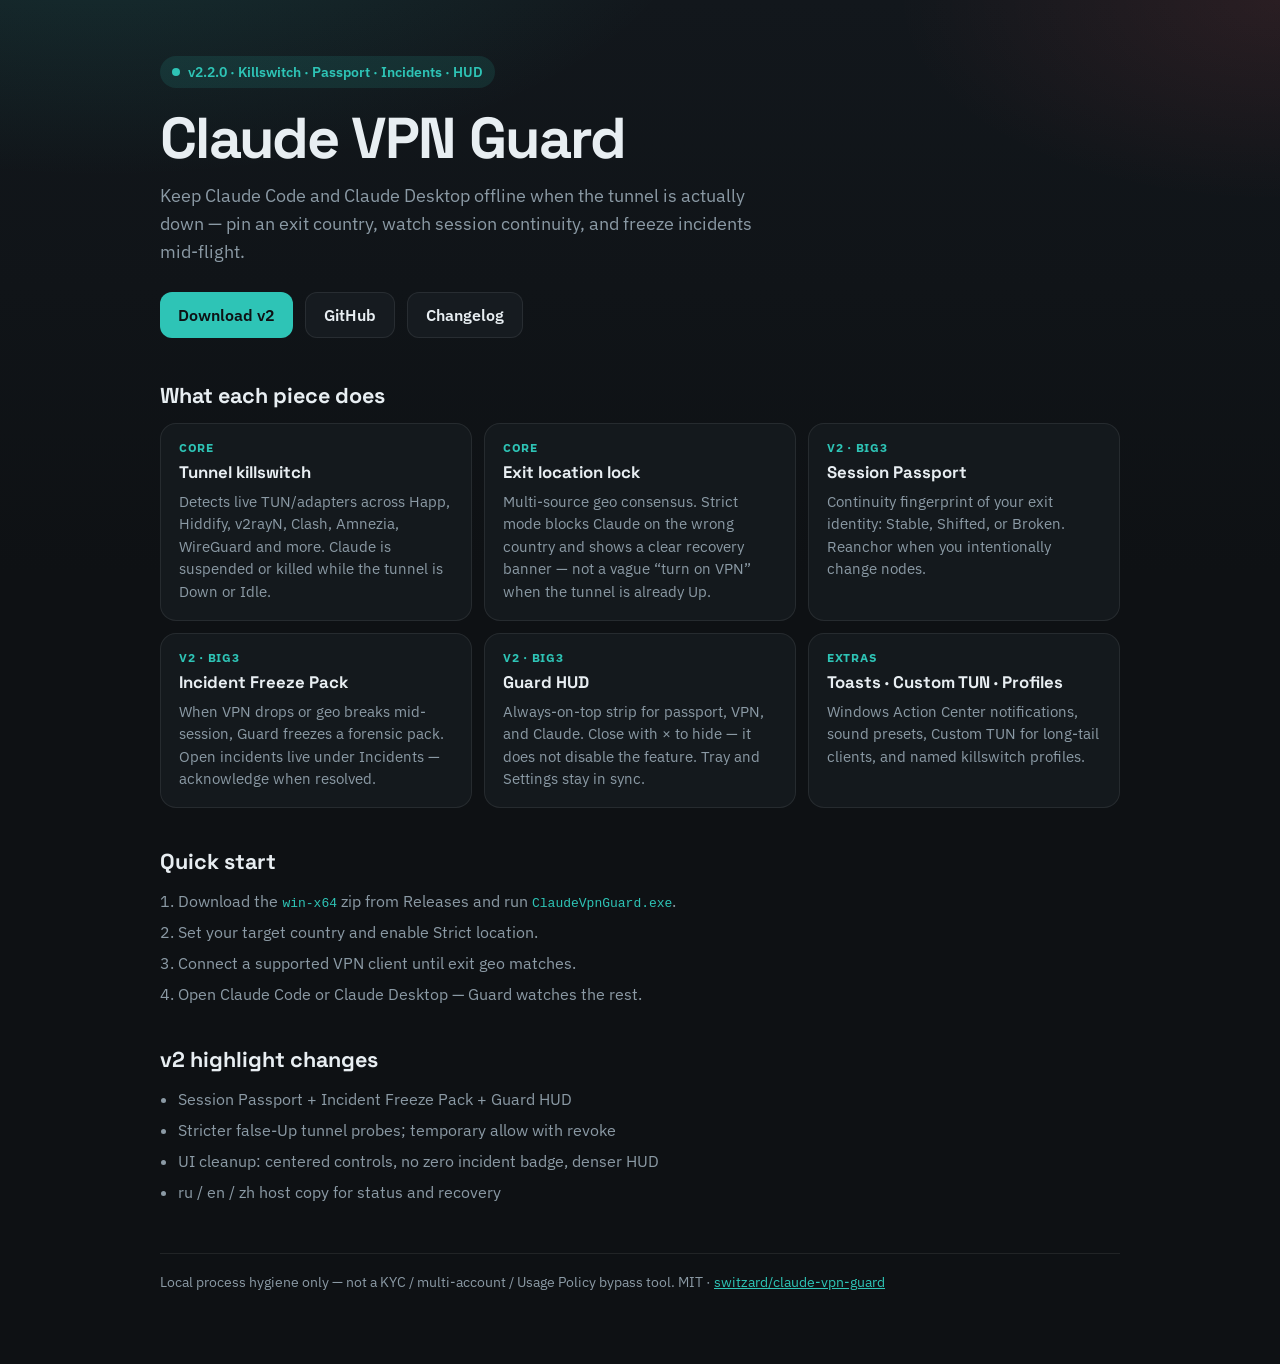
<file: docs/index.html>
<!DOCTYPE html>
<html lang="en">
<head>
  <meta charset="utf-8" />
  <meta name="viewport" content="width=device-width, initial-scale=1" />
  <title>Claude VPN Guard v2</title>
  <meta name="description" content="Windows VPN killswitch for Claude Code & Desktop — Session Passport, Incident Freeze Pack, Guard HUD." />
  <link rel="preconnect" href="https://fonts.googleapis.com" />
  <link rel="preconnect" href="https://fonts.gstatic.com" crossorigin />
  <link href="https://fonts.googleapis.com/css2?family=IBM+Plex+Sans:wght@400;500;600&family=Space+Grotesk:wght@500;600;700&display=swap" rel="stylesheet" />
  <style>
    :root {
      --bg: #0e1114; --panel: #161b20; --text: #e8eef2; --muted: #8b9aa5;
      --teal: #2ec4b6; --coral: #ff5a5f; --yellow: #ffc857; --line: rgba(255,255,255,.08);
    }
    * { box-sizing: border-box; }
    body {
      margin: 0; font-family: "IBM Plex Sans", system-ui, sans-serif; color: var(--text);
      background:
        radial-gradient(1100px 520px at 8% -8%, rgba(46,196,182,.16), transparent 55%),
        radial-gradient(800px 420px at 100% 0%, rgba(255,90,95,.1), transparent 48%),
        linear-gradient(180deg, #12171c, var(--bg) 42%);
      min-height: 100vh;
    }
    .wrap { width: min(960px, calc(100% - 40px)); margin: 0 auto; padding: 56px 0 72px; }
    .pill {
      display: inline-flex; align-items: center; gap: 8px;
      padding: 7px 12px; border-radius: 999px; margin-bottom: 20px;
      background: rgba(46,196,182,.12); color: var(--teal); font-size: .85rem; font-weight: 600;
    }
    .dot { width: 8px; height: 8px; border-radius: 50%; background: var(--teal); }
    h1 {
      font-family: "Space Grotesk", sans-serif; font-size: clamp(2.2rem, 5.5vw, 3.6rem);
      letter-spacing: -.03em; line-height: 1.05; margin: 0 0 14px;
    }
    .lead { color: var(--muted); font-size: 1.12rem; max-width: 38rem; line-height: 1.55; margin: 0 0 26px; }
    .cta { display: flex; gap: 12px; flex-wrap: wrap; margin-bottom: 44px; }
    a.btn {
      display: inline-flex; align-items: center; justify-content: center;
      padding: 12px 18px; border-radius: 12px; text-decoration: none; font-weight: 600;
    }
    .btn-primary { background: var(--teal); color: #0e1114; }
    .btn-ghost { background: var(--panel); color: var(--text); border: 1px solid var(--line); }
    h2 { font-family: "Space Grotesk", sans-serif; font-size: 1.35rem; margin: 0 0 14px; }
    .grid { display: grid; grid-template-columns: repeat(auto-fit, minmax(240px, 1fr)); gap: 12px; }
    .card {
      background: color-mix(in srgb, var(--panel) 92%, black);
      border: 1px solid var(--line); border-radius: 16px; padding: 16px 18px;
    }
    .card h3 { margin: 0 0 8px; font-family: "Space Grotesk", sans-serif; font-size: 1.05rem; }
    .card p { margin: 0; color: var(--muted); line-height: 1.5; font-size: .94rem; }
    .kicker { color: var(--teal); font-size: .75rem; font-weight: 700; letter-spacing: .06em; text-transform: uppercase; margin-bottom: 6px; }
    .section { margin-top: 40px; }
    .list { margin: 0; padding-left: 1.15rem; color: var(--muted); line-height: 1.55; }
    .list li { margin: 6px 0; }
    footer {
      margin-top: 48px; padding-top: 18px; border-top: 1px solid var(--line);
      color: var(--muted); font-size: .85rem; line-height: 1.5;
    }
    code { color: var(--teal); }
  </style>
</head>
<body>
  <main class="wrap">
    <div class="pill"><span class="dot"></span> v2.2.0 · Killswitch · Passport · Incidents · HUD</div>
    <h1>Claude VPN Guard</h1>
    <p class="lead">
      Keep Claude Code and Claude Desktop offline when the tunnel is actually down —
      pin an exit country, watch session continuity, and freeze incidents mid-flight.
    </p>
    <div class="cta">
      <a class="btn btn-primary" href="https://github.com/switzard/claude-vpn-guard/releases/tag/v2.2.0">Download v2</a>
      <a class="btn btn-ghost" href="https://github.com/switzard/claude-vpn-guard">GitHub</a>
      <a class="btn btn-ghost" href="https://github.com/switzard/claude-vpn-guard/blob/main/CHANGELOG.md">Changelog</a>
    </div>

    <section>
      <h2>What each piece does</h2>
      <div class="grid">
        <article class="card">
          <div class="kicker">Core</div>
          <h3>Tunnel killswitch</h3>
          <p>Detects live TUN/adapters across Happ, Hiddify, v2rayN, Clash, Amnezia, WireGuard and more. Claude is suspended or killed while the tunnel is Down or Idle.</p>
        </article>
        <article class="card">
          <div class="kicker">Core</div>
          <h3>Exit location lock</h3>
          <p>Multi-source geo consensus. Strict mode blocks Claude on the wrong country and shows a clear recovery banner — not a vague “turn on VPN” when the tunnel is already Up.</p>
        </article>
        <article class="card">
          <div class="kicker">v2 · Big3</div>
          <h3>Session Passport</h3>
          <p>Continuity fingerprint of your exit identity: Stable, Shifted, or Broken. Reanchor when you intentionally change nodes.</p>
        </article>
        <article class="card">
          <div class="kicker">v2 · Big3</div>
          <h3>Incident Freeze Pack</h3>
          <p>When VPN drops or geo breaks mid-session, Guard freezes a forensic pack. Open incidents live under Incidents — acknowledge when resolved.</p>
        </article>
        <article class="card">
          <div class="kicker">v2 · Big3</div>
          <h3>Guard HUD</h3>
          <p>Always-on-top strip for passport, VPN, and Claude. Close with × to hide — it does not disable the feature. Tray and Settings stay in sync.</p>
        </article>
        <article class="card">
          <div class="kicker">Extras</div>
          <h3>Toasts · Custom TUN · Profiles</h3>
          <p>Windows Action Center notifications, sound presets, Custom TUN for long-tail clients, and named killswitch profiles.</p>
        </article>
      </div>
    </section>

    <section class="section">
      <h2>Quick start</h2>
      <ol class="list">
        <li>Download the <code>win-x64</code> zip from Releases and run <code>ClaudeVpnGuard.exe</code>.</li>
        <li>Set your target country and enable Strict location.</li>
        <li>Connect a supported VPN client until exit geo matches.</li>
        <li>Open Claude Code or Claude Desktop — Guard watches the rest.</li>
      </ol>
    </section>

    <section class="section">
      <h2>v2 highlight changes</h2>
      <ul class="list">
        <li>Session Passport + Incident Freeze Pack + Guard HUD</li>
        <li>Stricter false-Up tunnel probes; temporary allow with revoke</li>
        <li>UI cleanup: centered controls, no zero incident badge, denser HUD</li>
        <li>ru / en / zh host copy for status and recovery</li>
      </ul>
    </section>

    <footer>
      Local process hygiene only — not a KYC / multi-account / Usage Policy bypass tool.
      MIT · <a href="https://github.com/switzard/claude-vpn-guard" style="color:var(--teal)">switzard/claude-vpn-guard</a>
    </footer>
  </main>
</body>
</html>
</file>
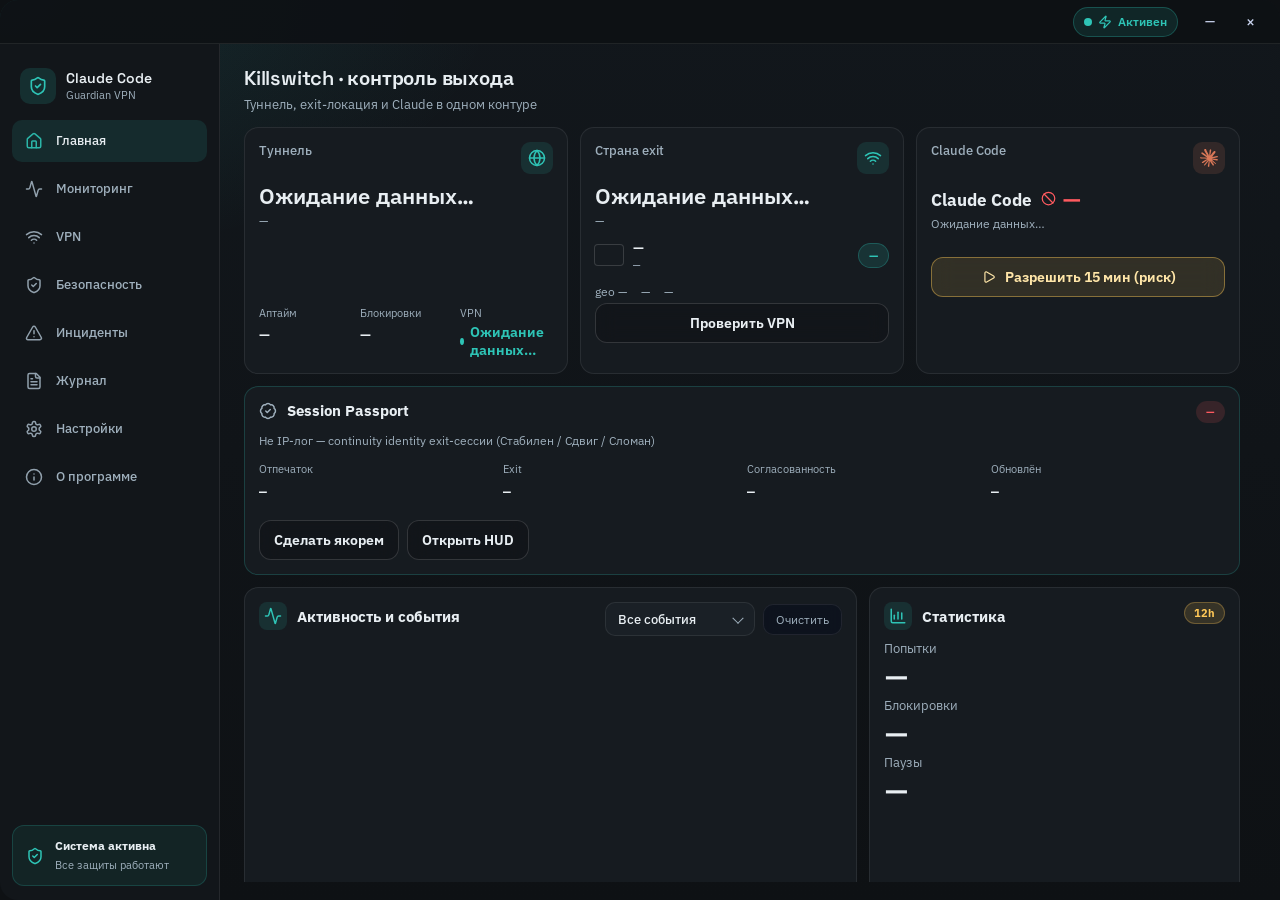
<file: ClaudeVpnGuard/UI/index.html>
﻿<!DOCTYPE html>
<html lang="ru">
<head>
  <meta charset="utf-8" />
  <meta name="viewport" content="width=device-width, initial-scale=1" />
  <title>Claude Code Guardian</title>
  <link rel="preconnect" href="https://fonts.googleapis.com" />
  <link rel="preconnect" href="https://fonts.gstatic.com" crossorigin />
  <link href="https://fonts.googleapis.com/css2?family=IBM+Plex+Sans:wght@400;500;600&family=Space+Grotesk:wght@500;600;700&display=swap" rel="stylesheet" />
  <link rel="stylesheet" href="app.css" />
</head>
<body>
  <div class="shell">
    <div class="titlebar chrome-win" id="titlebar">
      <div class="traffic" id="trafficMac" aria-hidden="true">
        <button type="button" class="tl close" id="winClose" title="Close" aria-label="Close"></button>
        <button type="button" class="tl min" id="winMin" title="Minimize" aria-label="Minimize"></button>
      </div>
      <div class="titlebar-drag" id="winDrag"></div>
      <div class="titlebar-right">
        <div class="pill-active titlebar-pill" id="globalPill">
          <span class="dot"></span>
          <span class="pill-ico" data-icon="zap"></span>
          <span id="globalStatus" data-i18n="active">Активен</span>
        </div>
        <div class="win-caption" id="trafficWin">
          <button type="button" class="wc min" id="winMin2" title="Minimize" aria-label="Minimize">─</button>
          <button type="button" class="wc close" id="winClose2" title="Close" aria-label="Close">×</button>
        </div>
      </div>
    </div>

    <div class="app">
      <aside class="sidebar">
        <div class="brand">
          <div class="mark" data-icon="shieldCheck" aria-hidden="true"></div>
          <div class="brand-text">
            <strong>Claude Code</strong>
            <small>Guardian VPN</small>
          </div>
        </div>
        <nav class="nav" aria-label="Main">
          <button class="nav-item active" data-page="home" type="button"><span class="nav-ico" data-icon="home"></span><span data-i18n="home">Главная</span></button>
          <button class="nav-item" data-page="monitoring" type="button"><span class="nav-ico" data-icon="activity"></span><span data-i18n="monitoring">Мониторинг</span></button>
          <button class="nav-item" data-page="vpn" type="button"><span class="nav-ico" data-icon="wifi"></span><span data-i18n="vpn">VPN</span></button>
          <button class="nav-item" data-page="security" type="button"><span class="nav-ico" data-icon="shieldCheck"></span><span data-i18n="security">Безопасность</span></button>
          <button class="nav-item" data-page="incidents" type="button"><span class="nav-ico" data-icon="alert"></span><span data-i18n="incidents">Инциденты</span><span class="nav-badge" id="incidentBadge" hidden>0</span></button>
          <button class="nav-item" data-page="journal" type="button"><span class="nav-ico" data-icon="fileText"></span><span data-i18n="journal">Журнал</span></button>
          <button class="nav-item" data-page="settings" type="button"><span class="nav-ico" data-icon="settings"></span><span data-i18n="settings">Настройки</span></button>
          <button class="nav-item" data-page="about" type="button"><span class="nav-ico" data-icon="info"></span><span data-i18n="about">О программе</span></button>
        </nav>
        <div class="sys-card" id="sysCard">
          <div class="badge" data-icon="shieldCheck"></div>
          <div><strong id="sysTitle">Система активна</strong><span id="sysSub">Все защиты работают</span></div>
        </div>
      </aside>

      <main class="main">
        <div class="topbar">
          <div>
            <h1 id="topTitle" data-i18n="titleHome">Killswitch · контроль выхода</h1>
            <p id="topSub" data-i18n="subHome">Туннель, exit-локация и Claude в одном контуре</p>
          </div>
        </div>

        <div class="workspace">
          <section class="page active" id="page-home">
            <div class="recovery-banner" id="recoveryBanner" role="status"><strong data-i18n="recoveryLabel">Что сделать</strong><span id="recoveryText"></span></div>
            <div class="home-incidents-cta" id="homeIncidentsCta">
              <button type="button" class="btn" id="btnOpenIncidents" data-i18n="incidentsCta">Есть открытые инциденты — открыть</button>
            </div>
            <div class="grid-3">
              <article class="card" id="tunnelCard">
                <div class="card-head">
                  <h2 class="card-kicker" data-i18n="tunnel">Туннель</h2>
                  <div class="ico teal" data-icon="globe"></div>
                </div>
                <h2 class="card-value" id="protectionTitle" data-i18n="bootPlaceholder">Ожидание данных…</h2>
                <p class="sub" id="protectionSub">—</p>
                <svg class="wave" id="waveSvg" viewBox="0 0 320 60" preserveAspectRatio="none">
                  <defs><linearGradient id="wg" x1="0" y1="0" x2="0" y2="1"><stop stop-color="#2EC4B6" stop-opacity=".35"/><stop offset="1" stop-color="#2EC4B6" stop-opacity="0"/></linearGradient></defs>
                  <path id="waveFill" fill="url(#wg)" d=""/>
                  <path id="wavePath" fill="none" stroke="#2EC4B6" stroke-width="2.2" d=""/>
                </svg>
                <div class="stats-row">
                  <div class="stat-mini"><label data-i18n="uptime">Аптайм</label><b id="uptime">—</b></div>
                  <div class="stat-mini"><label data-i18n="blocked">Блокировки</label><b id="blocked">—</b></div>
                  <div class="stat-mini"><label>VPN</label><b class="ok" id="vpnMini"><i></i><span data-i18n="bootPlaceholder">Ожидание данных…</span></b></div>
                </div>
              </article>

              <article class="card" id="exitCard">
                <div class="card-head">
                  <h2 class="card-kicker" data-i18n="exitCountry">Страна exit</h2>
                  <div class="ico teal" data-icon="wifi"></div>
                </div>
                <h2 class="card-value" id="vpnTitle" data-i18n="bootPlaceholder">Ожидание данных…</h2>
                <p class="sub" id="vpnSub">—</p>
                <div class="vpn-row">
                  <div class="flag" id="flag"></div>
                  <div class="vpn-meta"><div class="country" id="vpnCountry">—</div><div class="ip" id="vpnIp">—</div></div>
                  <div class="latency" id="vpnLatency">—</div>
                </div>
                <div class="diag-row" id="exitDiag">
                  <span id="geoAgreement">geo —</span>
                  <span id="tunnelWhy">—</span>
                  <span id="latencyMode">—</span>
                </div>
                <button class="btn btn-ghost" id="btnCheckVpn" data-i18n="checkVpn">Проверить VPN</button>
              </article>

              <article class="card" id="claudeCard">
                <div class="card-head">
                  <h2 class="card-kicker">Claude Code</h2>
                  <div class="ico orange" data-icon="claude"></div>
                </div>
                <div class="claude-title"><span class="name" id="claudeName">Claude Code</span><span class="blocked" id="claudeStatus"><span class="status-ico" data-icon="ban"></span> —</span></div>
                <p class="sub" id="claudeSub" data-i18n="bootPlaceholder">Ожидание данных…</p>
                <button class="btn btn-warn" id="btnAllow" style="margin-top:16px"><span data-icon="play" class="btn-ico"></span> <span data-i18n="allow">Разрешить 15 мин (риск)</span></button>
                <button class="btn btn-ghost" id="btnRevokeAllow" type="button" style="margin-top:8px;display:none" data-i18n="revokeAllow">Отозвать временный доступ</button>
              </article>
            </div>

            <article class="card passport-card" id="passportCard">
              <div class="card-head">
                <h3 class="panel-title"><span class="title-ico" data-icon="badgeCheck" aria-hidden="true"></span><span data-i18n="passportTitle">Session Passport</span></h3>
                <span class="pass-state" id="passportState">—</span>
              </div>
              <p class="sub" data-i18n="passportHint">Не IP-лог — continuity identity exit-сессии (Стабилен / Сдвиг / Сломан)</p>
              <div class="pass-compact-line" id="passportCompact">
                <span id="passportCompactExit">—</span>
                <b id="passportCompactFp">—</b>
              </div>
              <div class="pass-detail">
                <div class="pass-row">
                  <div><label data-i18n="passportFp">Отпечаток</label><b id="passportFp">—</b></div>
                  <div><label data-i18n="passportExit">Exit</label><b id="passportExit">—</b></div>
                  <div><label data-i18n="passportAgree">Согласованность</label><b id="passportAgree">—</b></div>
                  <div><label data-i18n="passportUpdated">Обновлён</label><b id="passportTime">—</b></div>
                </div>
                <div class="pass-shifts" id="passportShifts"></div>
              </div>
              <div class="pass-actions">
                <button class="btn btn-ghost" id="btnReanchor" type="button" data-i18n="passportReanchor">Сделать якорем</button>
                <button class="btn btn-ghost" id="btnShowHud" type="button" data-i18n="passportOpenHud">Открыть HUD</button>
              </div>
            </article>

            <div class="grid-mid">
              <article class="card">
                <div class="card-head">
                  <h3 class="panel-title"><span class="ico teal" data-icon="activity"></span><span data-i18n="events">Активность и события</span></h3>
                  <div class="panel-tools">
                    <div class="glass-select" id="eventFilterWrap" data-value="all">
                      <button type="button" class="glass-select-btn" id="eventFilterBtn"><span data-i18n="allEvents">Все события</span></button>
                      <div class="glass-select-menu" hidden>
                        <button type="button" data-val="all" data-i18n="allEvents">Все события</button>
                        <button type="button" data-val="vpn">VPN</button>
                        <button type="button" data-val="launch">Launch</button>
                        <button type="button" data-val="suspend">Suspend</button>
                        <button type="button" data-val="geo">Geo</button>
                        <button type="button" data-val="audit">Audit</button>
                        <button type="button" data-val="remind">Remind</button>
                        <button type="button" data-val="error">Error</button>
                      </div>
                    </div>
                    <button class="btn-sm" id="btnClear" data-i18n="clear">Очистить</button>
                  </div>
                </div>
                <div class="events" id="events"></div>
              </article>
              <article class="card">
                <div class="card-head">
                  <h3 class="panel-title"><span class="ico teal" data-icon="chart"></span><span data-i18n="stats">Статистика</span></h3>
                  <span class="tag mid">12h</span>
                </div>
                <div class="stat-big">
                  <div class="row"><span class="label" data-i18n="attempts">Попытки</span><span class="delta" id="attemptsDelta"></span></div>
                  <div class="num" id="attempts">—</div>
                  <div class="row" style="margin-top:6px"><span class="label" data-i18n="blocked">Блокировки</span><span class="delta" id="blockedDelta"></span></div>
                  <div class="num" id="blockedBig">—</div>
                  <div class="row" style="margin-top:6px"><span class="label" data-i18n="suspends">Паузы</span><span class="delta" id="suspendDelta"></span></div>
                  <div class="num" id="suspendBig">—</div>
                </div>
                <svg class="linechart" viewBox="0 0 280 90" preserveAspectRatio="none">
                  <defs><linearGradient id="lg" x1="0" y1="0" x2="0" y2="1"><stop stop-color="#2EC4B6" stop-opacity=".32"/><stop offset="1" stop-color="#2EC4B6" stop-opacity="0"/></linearGradient></defs>
                  <path id="lineFill" fill="url(#lg)" d=""/><path id="linePath" fill="none" stroke="#2EC4B6" stroke-width="2.4" d=""/><g id="lineDots"></g>
                </svg>
              </article>
            </div>

            <div class="grid-bottom">
              <article class="card">
                <div class="card-head">
                  <h3 class="panel-title"><span class="ico red" data-icon="alert"></span><span data-i18n="risks">Риски и угрозы</span></h3>
                  <span class="tag" id="riskTag">—</span>
                </div>
                <div class="risk-body">
                  <div class="ring-wrap tone-low">
                    <svg viewBox="0 0 100 100" class="ring-svg">
                      <defs>
                        <linearGradient id="ringGrad" x1="0%" y1="0%" x2="100%" y2="0%">
                          <stop offset="0%" stop-color="#86efac"/>
                          <stop offset="55%" stop-color="#4ade80"/>
                          <stop offset="100%" stop-color="#22c55e"/>
                        </linearGradient>
                      </defs>
                      <circle class="ring-track" cx="50" cy="50" r="36" fill="none" stroke-width="5"/>
                      <circle id="ratingRing" class="ring-value" cx="50" cy="50" r="36" fill="none" stroke="url(#ringGrad)" stroke-width="5" stroke-linecap="round" pathLength="100" stroke-dasharray="100" stroke-dashoffset="10"/>
                    </svg>
                    <div class="pct" id="ratingPct">—</div>
                  </div>
                  <div class="risk-copy"><strong data-i18n="ratingApprox">Рейтинг аккаунта (примерный)</strong><span data-i18n="ratingHint">На основе VPN, локации и аудита</span></div>
                </div>
              </article>
              <article class="card">
                <div class="card-head"><h3 class="panel-title"><span class="ico yellow" data-icon="bulb"></span><span data-i18n="tips">Рекомендации</span></h3></div>
                <ul class="checklist" id="recommendations"></ul>
                <button class="btn btn-ghost" id="btnMoreProtect" data-i18n="moreProtect">Подробнее о защите →</button>
              </article>
              <article class="card blue">
                <div class="card-head"><h3 class="panel-title"><span class="ico teal" data-icon="clock"></span><span data-i18n="lastCheck">Последняя проверка</span></h3></div>
                <div class="audit-row">
                  <div class="audit-copy">
                    <div class="audit-time" id="auditTime">—</div>
                    <div class="audit-ok" id="auditOk">—</div>
                    <button class="btn btn-ghost" id="btnAudit" style="margin-top:12px;width:auto;padding-inline:14px"><span data-icon="play" class="btn-ico"></span> <span data-i18n="runAudit">Запустить аудит</span></button>
                  </div>
                  <div class="shield-mark" data-icon="shieldCheck" aria-hidden="true"></div>
                </div>
              </article>
            </div>
          </section>

          <section class="page panel-page" id="page-monitoring">
            <article class="card mon-card">
              <!-- Title lives in topbar only — no second «Мониторинг» inside the card -->
              <div class="mon-tabs" id="monTabs" role="tablist">
                <button class="pill active" type="button" data-mon="proc" data-i18n="processes">Процессы</button>
                <button class="pill" type="button" data-mon="events" data-i18n="monEvents">События</button>
                <button class="pill" type="button" data-mon="net" data-i18n="network">Сеть</button>
                <button class="pill" type="button" data-mon="exit" data-i18n="exitHistory">История exit</button>
              </div>
              <div class="mon-pane active" id="mon-proc">
                <div class="search-wrap"><span class="search-ico" data-icon="search"></span><input class="search glass-input" id="procSearch" data-i18n-placeholder="searchProc" placeholder="Поиск по процессам..." /></div>
                <table class="table"><thead><tr><th data-i18n="thProcess">Процесс</th><th data-i18n="thStatus">Статус</th><th data-i18n="thPath">Путь</th></tr></thead><tbody id="procBody"></tbody></table>
              </div>
              <div class="mon-pane" id="mon-events">
                <div class="events" id="monEventsList" style="max-height:420px"></div>
              </div>
              <div class="mon-pane" id="mon-net">
                <table class="table"><thead><tr><th data-i18n="thMetric">Метрика</th><th data-i18n="thValue">Значение</th><th>OK</th></tr></thead><tbody id="netBody"></tbody></table>
              </div>
              <div class="mon-pane" id="mon-exit">
                <div class="exit-history" id="exitHistory"></div>
              </div>
            </article>
          </section>

          <section class="page panel-page" id="page-vpn">
            <article class="card">
              <h3 class="panel-title"><span class="ico teal" data-icon="wifi"></span>VPN</h3>
              <p class="sub" style="margin-top:10px" id="vpnPageSub">Приоритет сверху вниз · первый живой туннель побеждает</p>
              <div class="setting-row" style="margin:8px 0 12px">
                <div id="preferSingleLabel">
                  <strong data-i18n="preferSingle">Только приоритетный</strong>
                  <span data-i18n="preferSingleHint">Игнорировать другие VPN, если топ-провайдер не Up</span>
                </div>
                <button type="button" class="toggle" id="preferSingleToggle" aria-pressed="false" aria-labelledby="preferSingleLabel"></button>
                <input type="checkbox" id="preferSingleProvider" hidden />
              </div>
              <div id="providers"></div>
              <div class="custom-tun">
                <h4 class="panel-title" style="font-size:15px" data-i18n="customTun">Custom TUN</h4>
                <p class="sub" data-i18n="customTunHint">Свой адаптер (+ опционально процесс) для long-tail VPN</p>
                <div class="form-row">
                  <label for="customTunAdapter" data-i18n="customTunAdapter">Фрагмент имени адаптера</label>
                  <input class="glass-input" id="customTunAdapter" type="text" placeholder="WireGuard Tunnel (≥4)" autocomplete="off" minlength="4" />
                </div>
                <div class="form-row">
                  <label for="customTunProcess" data-i18n="customTunProcess">Фрагмент процесса (опционально)</label>
                  <input class="glass-input" id="customTunProcess" type="text" placeholder="myvpn" autocomplete="off" />
                </div>
              </div>
              <button class="btn btn-blue" id="btnCheckVpn2" style="margin-top:14px;width:auto" data-i18n="checkVpn">Проверить VPN</button>
            </article>
          </section>

          <section class="page panel-page" id="page-security">
            <article class="card"><h3 class="panel-title"><span class="ico green" data-icon="shieldCheck"></span><span data-i18n="security">Безопасность</span></h3><div id="hygiene"></div></article>
          </section>

          <section class="page panel-page" id="page-incidents">
            <article class="card">
              <div class="card-head">
                <h3 class="panel-title"><span class="ico yellow" data-icon="alert"></span><span data-i18n="incidentsTitle">Incident Freeze Pack</span></h3>
                <button class="btn-sm" id="btnAckAll" type="button" data-i18n="incidentsAckAll">Подтвердить все</button>
              </div>
              <p class="sub" style="margin-top:8px" data-i18n="incidentsHint">Форензик-снимки при VPN drop / geo-break mid-session — не тонут в журнале</p>
              <div id="incidentsList" class="incidents-list"></div>
            </article>
          </section>

          <section class="page panel-page" id="page-journal">
            <article class="card">
              <div class="card-head">
                <h3 class="panel-title"><span class="ico blue" data-icon="fileText"></span><span data-i18n="journal">Журнал</span></h3>
                <button class="btn-sm" id="btnExport"><span data-icon="download" class="btn-ico"></span> <span data-i18n="export">Экспорт журнала</span></button>
              </div>
              <div class="events" id="eventsFull" style="max-height:none"></div>
            </article>
          </section>

          <section class="page panel-page" id="page-settings">
            <div class="settings-layout">
              <aside class="card settings-nav">
                <button class="pill active" type="button" data-settings="general" data-i18n="general">Общие</button>
                <button class="pill" type="button" data-settings="profiles" data-i18n="profilesPane">Профили</button>
                <button class="pill" type="button" data-settings="sounds" data-i18n="soundsPane">Звуки</button>
                <button class="pill" type="button" data-settings="location" data-i18n="locationPane">Локация</button>
                <button class="pill" type="button" data-settings="advanced" data-i18n="advancedPane">Дополнительно</button>
              </aside>
              <article class="card settings-panels">
                <div class="settings-pane active" data-settings-pane="general">
                  <h3 class="panel-title" data-i18n="settings">Настройки</h3>
                  <div class="setting-row">
                    <div id="lblAutostart"><strong data-i18n="autostart">Автозапуск</strong><span data-i18n="autostartHint">Запускать вместе с Windows</span></div>
                    <button type="button" class="toggle" id="autostartToggle" aria-pressed="false" aria-labelledby="lblAutostart"></button>
                  </div>
                  <div class="setting-row">
                    <div id="lblBlockVpn"><strong data-i18n="blockVpn">Блокировать без VPN</strong><span data-i18n="blockVpnHint">Запретить Claude без туннеля</span></div>
                    <button type="button" class="toggle on" id="blockWithoutVpn" aria-pressed="true" aria-labelledby="lblBlockVpn"></button>
                  </div>
                  <div class="setting-row">
                    <div id="lblSuspend"><strong data-i18n="suspend">Пауза при обрыве VPN</strong><span data-i18n="suspendHint">Приостанавливать процессы Claude</span></div>
                    <button type="button" class="toggle on" id="suspendOnDrop" aria-pressed="true" aria-labelledby="lblSuspend"></button>
                  </div>
                  <div class="setting-row">
                    <div id="lblRelaunch"><strong data-i18n="relaunch">Автозапуск Claude после VPN</strong><span data-i18n="relaunchHint">Запускать Claude снова при восстановлении туннеля</span></div>
                    <button type="button" class="toggle on" id="relaunchToggle" aria-pressed="true" aria-labelledby="lblRelaunch"></button>
                  </div>
                  <div class="setting-row">
                    <div id="lblHud"><strong data-i18n="hudTitle">Guard HUD</strong><span data-i18n="hudHideNote">× на HUD только скрывает окно; этот переключатель включает автопоказ</span></div>
                    <button type="button" class="toggle on" id="hudToggle" aria-pressed="true" aria-labelledby="lblHud"></button>
                    <input type="checkbox" id="hudEnabled" hidden checked />
                  </div>
                  <div class="form-row">
                    <label data-i18n="language">Язык интерфейса</label>
                    <div class="glass-select" id="langWrap" data-value="ru">
                      <button type="button" class="glass-select-btn" id="langBtn">Русский</button>
                      <div class="glass-select-menu" hidden>
                        <button type="button" data-val="ru">Русский</button>
                        <button type="button" data-val="en">English</button>
                        <button type="button" data-val="zh">中文</button>
                      </div>
                    </div>
                  </div>
                  <div class="form-row">
                    <label data-i18n="winChrome">Кнопки окна</label>
                    <div class="glass-select" id="chromeWrap" data-value="win">
                      <button type="button" class="glass-select-btn" id="chromeBtn">Windows</button>
                      <div class="glass-select-menu" hidden>
                        <button type="button" data-val="win">Windows</button>
                        <button type="button" data-val="mac">macOS</button>
                      </div>
                    </div>
                  </div>
                </div>
                <div class="settings-pane" data-settings-pane="profiles" hidden>
                  <h3 class="panel-title" data-i18n="profilesTitle">Профили killswitch</h3>
                  <p class="sub" data-i18n="profilesHint">Именованные пресеты: страна, strict/soft, pin провайдера, kill/suspend</p>
                  <div id="profilesList" class="profiles-list"></div>
                  <div class="form-row" style="margin-top:12px">
                    <label for="profileName" data-i18n="profilesName">Имя нового профиля</label>
                    <input class="glass-input" id="profileName" type="text" placeholder="Work NL" />
                  </div>
                  <button class="btn btn-blue" id="btnSaveProfile" type="button" style="width:auto;margin-top:8px" data-i18n="profilesSave">Сохранить текущие как профиль</button>
                </div>
                <div class="settings-pane" data-settings-pane="sounds" hidden>
                  <h3 class="panel-title" data-i18n="soundsPane">Звуки</h3>
                  <div class="setting-row">
                    <div id="lblSound"><strong data-i18n="sound">Звук уведомлений</strong><span data-i18n="soundHint">Windows toast + звук из приложения</span></div>
                    <button type="button" class="toggle on" id="soundToggle" aria-pressed="true" aria-labelledby="lblSound"></button>
                  </div>
                  <div class="form-row" style="margin-top:14px">
                    <label data-i18n="soundPreset">Пресет</label>
                    <div class="glass-select" id="presetWrap" data-value="meme">
                      <button type="button" class="glass-select-btn" id="presetBtn">Meme</button>
                      <div class="glass-select-menu" hidden>
                        <button type="button" data-val="meme">Meme</button>
                        <button type="button" data-val="beep">Beep</button>
                        <button type="button" data-val="chime">Chime</button>
                        <button type="button" data-val="alert">Alert</button>
                        <button type="button" data-val="custom">Custom WAV</button>
                      </div>
                    </div>
                  </div>
                  <div class="form-row">
                    <label data-i18n="soundVolume">Громкость</label>
                    <input type="range" id="soundVolume" class="volume-slider" min="0" max="100" value="70" />
                    <span id="soundVolumeLabel" class="sound-path">70%</span>
                  </div>
                  <div class="form-row">
                    <label data-i18n="pickSound">Свой WAV…</label>
                    <div class="sound-row">
                      <button class="btn btn-ghost" id="btnPickSound" style="width:auto" data-i18n="pickSound">Выбрать WAV…</button>
                      <button class="btn btn-ghost" id="btnPreviewSound" style="width:auto" data-i18n="previewSound">Прослушать</button>
                      <span id="soundPath" class="sound-path">meme</span>
                    </div>
                  </div>
                </div>
                <div class="settings-pane" data-settings-pane="location" hidden>
                  <h3 class="panel-title" data-i18n="locationPane">Локация</h3>
                  <div class="form-row">
                    <label data-i18n="targetLoc">Целевая локация</label>
                    <div class="glass-select" id="countryWrap" data-value="NL">
                      <button type="button" class="glass-select-btn" id="countryBtn">NL — Netherlands</button>
                      <div class="glass-select-menu" id="countryMenu" hidden></div>
                    </div>
                  </div>
                  <div class="form-row">
                    <label data-i18n="workMode">Режим работы</label>
                    <div class="glass-select" id="modeWrap" data-value="strict">
                      <button type="button" class="glass-select-btn" id="modeBtn" data-i18n="strict">Строгий</button>
                      <div class="glass-select-menu" hidden>
                        <button type="button" data-val="strict" data-i18n="strict">Строгий</button>
                        <button type="button" data-val="soft" data-i18n="soft">Мягкий</button>
                      </div>
                    </div>
                  </div>
                </div>
                <div class="settings-pane" data-settings-pane="advanced" hidden>
                  <h3 class="panel-title" data-i18n="advancedPane">Дополнительно</h3>
                  <p class="sub" data-i18n="advancedHint">Kill-режим вместо паузы и служебные флаги.</p>
                  <div class="setting-row">
                    <div id="lblKill"><strong data-i18n="killModeLabel">Kill вместо suspend</strong><span data-i18n="killModeHint">Завершать Claude при обрыве VPN</span></div>
                    <button type="button" class="toggle" id="killToggle" aria-pressed="false" aria-labelledby="lblKill"></button>
                  </div>
                  <div class="setting-row">
                    <div id="lblToastOnly"><strong data-i18n="toastOnly">Только Windows toast</strong><span data-i18n="toastOnlyHint">Без дубля balloon в трее</span></div>
                    <button type="button" class="toggle on" id="toastOnlyToggle" aria-pressed="true" aria-labelledby="lblToastOnly"></button>
                    <input type="checkbox" id="preferToastOnly" hidden checked />
                  </div>
                </div>
                <input type="checkbox" id="strict" hidden checked />
                <input type="checkbox" id="guardEnabled" hidden checked />
                <input type="checkbox" id="killMode" hidden />
                <input type="checkbox" id="autostart" hidden />
                <input type="checkbox" id="soundEnabled" hidden checked />
                <input type="checkbox" id="relaunchClaude" hidden checked />
                <button class="btn btn-blue" id="btnSave" style="margin-top:16px;width:auto" data-i18n="save">Сохранить изменения</button>
              </article>
            </div>
          </section>

          <section class="page panel-page" id="page-about">
            <article class="card">
              <h3 class="panel-title" data-i18n="about">О программе</h3>
              <p style="color:var(--muted);margin-top:12px;line-height:1.55" id="aboutBody">Claude Code Guardian <span id="appVersion">v2.2.0</span> — Session Passport · Incident Freeze · Guard HUD + VPN-killswitch.</p>
              <p style="color:var(--muted);line-height:1.55" data-i18n="aboutPolicy">Не обходит KYC, платежи, мультиаккаунты и Usage Policy.</p>
              <p style="color:var(--green);margin-top:16px">github.com/switzard/claude-vpn-guard</p>
            </article>
          </section>
        </div>
      </main>
    </div>
    <div id="toasts" aria-live="polite"></div>
  </div>
  <script src="icons.js"></script>
  <script src="i18n.js"></script>
  <script src="app.js"></script>
</body>
</html>
</file>
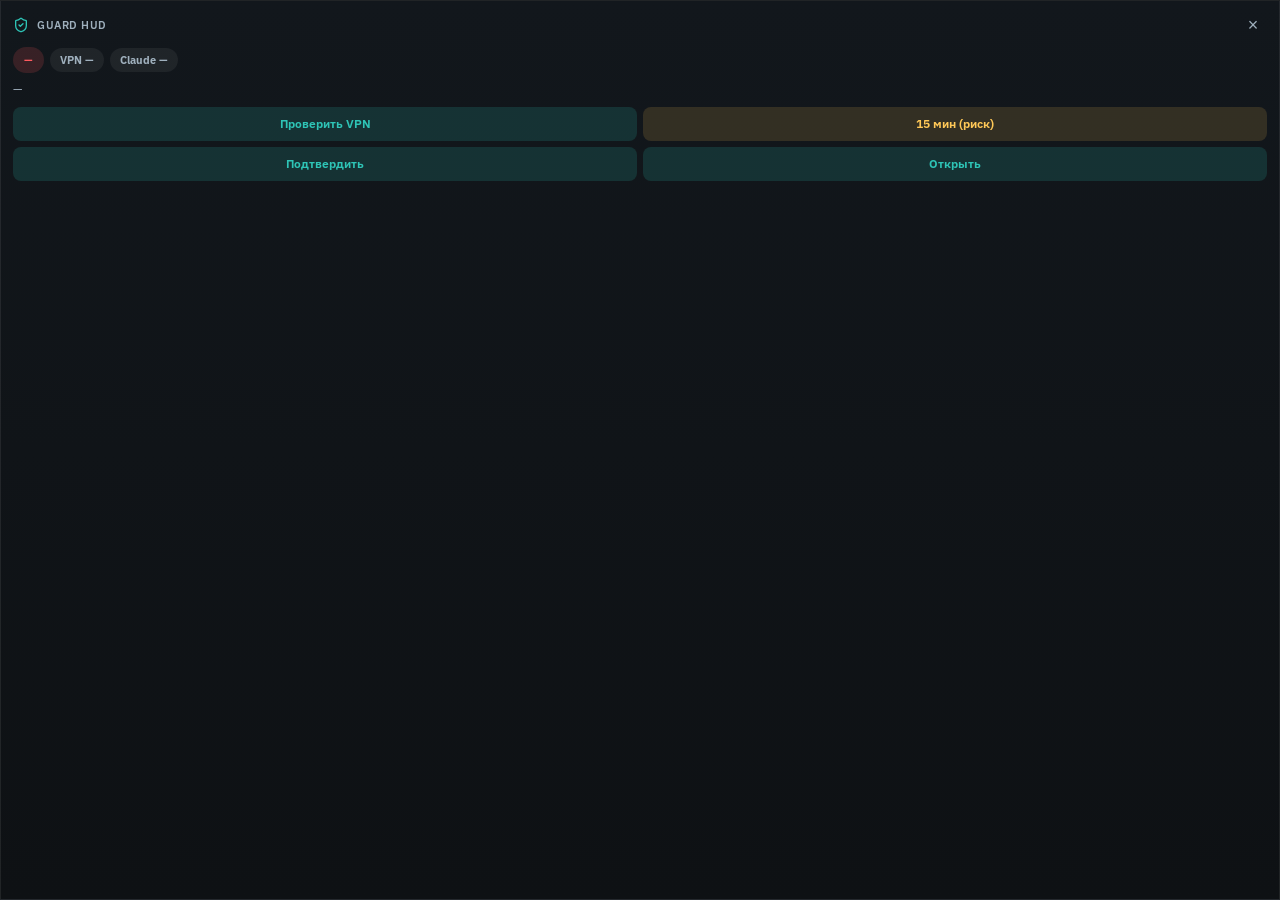
<file: ClaudeVpnGuard/UI/hud.html>
<!DOCTYPE html>
<html lang="ru">
<head>
  <meta charset="utf-8" />
  <meta name="viewport" content="width=device-width, initial-scale=1" />
  <title>Guard HUD</title>
  <link rel="preconnect" href="https://fonts.googleapis.com" />
  <link rel="preconnect" href="https://fonts.gstatic.com" crossorigin />
  <link href="https://fonts.googleapis.com/css2?family=IBM+Plex+Sans:wght@400;500;600&display=swap" rel="stylesheet" />
  <link rel="stylesheet" href="hud.css" />
</head>
<body>
  <div class="hud" id="hud">
    <header class="bar" id="drag">
      <div class="brand">
        <svg viewBox="0 0 24 24" fill="none" stroke="currentColor" stroke-width="2" stroke-linecap="round" stroke-linejoin="round" aria-hidden="true">
          <path d="M20 13c0 5-3.5 7.5-7.66 8.95a1 1 0 0 1-.67-.01C7.5 20.5 4 18 4 13V6a1 1 0 0 1 1-1c2 0 4.5-1.2 6.24-2.72a1.17 1.17 0 0 1 1.52 0C14.51 3.81 17 5 19 5a1 1 0 0 1 1 1z"/>
          <path d="m9 12 2 2 4-4"/>
        </svg>
        <strong>Guard HUD</strong>
      </div>
      <button type="button" id="btnClose" aria-label="Скрыть HUD" title="Скрыть (не отключает)">×</button>
    </header>
    <div class="row">
      <span class="pill pass-lead" id="pass">—</span>
      <span class="pill dim" id="vpn">VPN —</span>
      <span class="pill dim" id="claude">Claude —</span>
    </div>
    <div class="sum" id="sum">—</div>
    <div class="incident" id="incident" hidden></div>
    <div class="actions">
      <button type="button" id="btnCheck">Проверить VPN</button>
      <button type="button" id="btnAllow">15 мин (риск)</button>
      <button type="button" id="btnAck">Подтвердить</button>
      <button type="button" id="btnMain">Открыть</button>
    </div>
  </div>
  <script src="hud.js"></script>
</body>
</html>
</file>
<file: ClaudeVpnGuard/UI/app.css>
:root {
  --bg0: #0e1114;
  --bg1: #12171c;
  --panel: #161b20;
  --panel2: #1a2026;
  --glass: #161b20;
  --glass-2: #1a2026;
  --glass-3: #12161a;
  --stroke: rgba(255, 255, 255, 0.08);
  --stroke-strong: rgba(255, 255, 255, 0.14);
  --text: #e8eef2;
  --muted: #9fb0bd;
  --teal: #2ec4b6;
  --coral: #ff5a5f;
  --green: #3dd68c;
  --blue: #5b9cf5;
  --cyan: #2ec4b6;
  --red: #ff5a5f;
  --orange: #d97757;
  --yellow: #ffc857;
  --pink: #ff5a5f;
  --radius: 14px;
  --blur: 0px;
  --space-2: 8px;
  --space-3: 12px;
  --space-4: 16px;
  --font: "IBM Plex Sans", "Segoe UI", system-ui, sans-serif;
  --display: "Space Grotesk", "IBM Plex Sans", system-ui, sans-serif;
  --shell-w: 1280px;
  --shell-h: 860px;
  --sidebar-w: 220px;
}

* {
  box-sizing: border-box;
  scrollbar-width: thin;
  scrollbar-color: rgba(120,150,220,.35) rgba(255,255,255,.03);
}
html, body {
  margin: 0; width: 100%; height: 100%; overflow: hidden;
  font-family: var(--font); color: var(--text);
  background: var(--bg0);
  user-select: none;
}
.events, .exit-history, .table, #vpnIp, #vpnCountry, #soundPath, .hy-item, #aboutBody {
  user-select: text;
  -webkit-user-select: text;
}

/* ===== Layer 1: app backdrop ===== */
.shell {
  position: relative;
  width: 100%; height: 100%;
  overflow: hidden;
  display: flex; flex-direction: column;
  background:
    radial-gradient(900px 480px at 0% 0%, rgba(46,196,182,.12), transparent 55%),
    linear-gradient(180deg, #12171c, var(--bg0));
  border-radius: 18px;
}
.shell::before { display: none; }

/* custom chrome — win: pill + caption right; mac: traffic left cluster */
.titlebar {
  position: relative; z-index: 5;
  flex: 0 0 44px;
  display: grid;
  grid-template-columns: auto 1fr auto;
  align-items: center;
  gap: 8px;
  padding: 0 10px 0 12px;
  background: rgba(14, 17, 20, 0.92);
  border-bottom: 1px solid var(--stroke);
}
.titlebar.chrome-win { grid-template-columns: 1fr auto; padding-left: 16px; }
.titlebar.chrome-win .traffic { display: none; }
.titlebar.chrome-mac { padding-left: 10px; }
.titlebar-drag {
  height: 100%; min-width: 0;
  cursor: grab;
}
.titlebar-drag:active { cursor: grabbing; }
.titlebar-right {
  display: flex;
  align-items: center;
  justify-content: flex-end;
  gap: 12px;
  height: 100%;
  flex-shrink: 0;
}
.titlebar-pill {
  transform: none;
  height: 30px;
  padding: 0 12px;
  display: inline-flex;
  align-items: center;
  gap: 8px;
}
.traffic {
  display: none;
  gap: 8px;
  align-items: center;
  justify-content: flex-start;
  height: 100%;
  padding: 0 4px 0 6px;
  flex-shrink: 0;
}
.tl {
  width: 12px; height: 12px; border-radius: 50%; border: 0; padding: 0; cursor: pointer;
  transition: transform .15s ease, filter .15s ease, box-shadow .15s ease;
}
.tl:hover { transform: scale(1.12); filter: brightness(1.08); }
.tl.close { background: #ff5f57; box-shadow: none; }
.tl.min { background: #febc2e; box-shadow: none; }
.win-caption {
  display: none;
  align-items: center;
  justify-content: center;
  height: 100%;
}
.wc {
  width: 40px; height: 100%;
  border: 0; background: transparent; color: #c9d4ef;
  font: 500 15px/1 var(--font); cursor: pointer;
  display: inline-grid; place-items: center;
  transition: background .15s ease, color .15s;
}
.wc:hover { background: rgba(255,255,255,.08); }
.wc.close:hover { background: #e81123; color: #fff; }
.titlebar.chrome-mac .traffic { display: inline-flex; }
.titlebar.chrome-win .win-caption { display: inline-flex; }

/* Content reveal only — minimize/restore use native Windows DWM (like Cursor) */
.shell { opacity: 1; }
.shell.boot-in {
  /* opacity-only — never leave transform (breaks position:fixed menus in WebView2) */
  animation: shellIn .28s cubic-bezier(.22,.8,.24,1) both;
}
@keyframes shellIn {
  from { opacity: 0; }
  to { opacity: 1; }
}

.app {
  position: relative; z-index: 1;
  display: grid;
  grid-template-columns: var(--sidebar-w) 1fr;
  width: 100%; flex: 1 1 auto;
  min-height: 0;
}

/* ===== Layer 2: sidebar ===== */
.sidebar {
  position: relative;
  display: flex; flex-direction: column;
  padding: 18px 12px 14px;
  background: #12161a;
  border-right: 1px solid var(--stroke);
}
.brand {
  display: flex; align-items: center; gap: 10px;
  padding: 6px 8px 16px;
}
.brand .mark {
  width: 36px; height: 36px; border-radius: 10px;
  background: rgba(46,196,182,.14);
  color: var(--teal);
  display: grid; place-items: center; flex-shrink: 0;
}
.brand .mark svg {
  width: 20px; height: 20px; display: block;
  stroke: currentColor; fill: none;
}
.brand-text strong {
  display: block; font-family: var(--display);
  font-size: 14px; font-weight: 600; color: var(--text); line-height: 1.2;
}
.brand-text small {
  display: block; color: var(--muted); font-size: 11px; margin-top: 2px;
}
.logo {
  width: 58px; height: 58px; margin: 2px auto 26px;
}
.logo svg { width: 100%; height: 100%; }

.nav { display: flex; flex-direction: column; gap: 6px; flex: 1; min-height: 0; }
.nav-item {
  display: flex; align-items: center; gap: 12px;
  width: 100%; border: 0; cursor: pointer; text-align: left;
  padding: 11px 12px; border-radius: 10px;
  color: var(--muted); font: 500 13px/1.2 var(--font);
  background: transparent;
  transition: background .18s, color .18s;
}
.nav-ico {
  width: 20px; height: 20px; display: inline-grid; place-items: center;
  flex-shrink: 0; opacity: .9;
}
.nav-ico svg, .nav-item svg { width: 18px; height: 18px; display: block; }
.pill-ico { width: 14px; height: 14px; display: inline-grid; place-items: center; }
.pill-ico svg { width: 14px; height: 14px; display: block; }
.btn-ico { display: inline-grid; place-items: center; width: 16px; height: 16px; }
.btn-ico svg { width: 14px; height: 14px; display: block; }
.status-ico { display: inline-grid; place-items: center; width: 16px; height: 16px; vertical-align: -2px; }
.status-ico svg { width: 15px; height: 15px; display: block; }
.ico.chart { background: rgba(46,196,182,.12); color: var(--teal, #2ec4b6); }
.badge svg { width: 14px; height: 14px; display: block; }
.check svg { width: 12px; height: 12px; display: block; }
.nav-item:hover {
  color: var(--text);
  background: rgba(255,255,255,.045);
}
.nav-item.active {
  color: var(--text);
  background: rgba(46,196,182,.12);
}
.nav-item.active svg { opacity: 1; color: var(--teal); }

.sys-card {
  margin-top: auto;
  display: flex; gap: 10px; align-items: center;
  padding: 12px; border-radius: 12px;
  background: rgba(46,196,182,.08);
  border: 1px solid rgba(46,196,182,.2);
}
.sys-card.warn {
  background: rgba(255,90,95,.08);
  border-color: rgba(255,90,95,.22);
}
.sys-card .badge {
  width: 20px; height: 20px; border-radius: 0;
  display: grid; place-items: center; flex-shrink: 0;
  background: transparent; color: var(--teal);
}
.sys-card .badge svg { width: 18px; height: 18px; }
.sys-card.warn .badge { color: var(--coral); }
.sys-card strong { display: block; color: var(--text); font-size: 12px; }
.sys-card span { color: var(--muted); font-size: 11px; line-height: 1.35; }

/* ===== workspace ===== */
.main {
  min-width: 0; min-height: 0;
  height: 100%;
  display: flex; flex-direction: column;
  padding: 20px 24px 18px;
  overflow: hidden;
}
.topbar {
  flex: 0 0 auto;
  display: flex; align-items: flex-start; justify-content: space-between;
  margin-bottom: 14px;
}
.topbar h1 {
  margin: 0; font-family: var(--display);
  font-size: 20px; font-weight: 600; letter-spacing: -.01em; color: var(--text);
}
.topbar p { margin: 5px 0 0; color: var(--muted); font-size: 13px; }
.pill-active {
  display: inline-flex; align-items: center; gap: 6px;
  padding: 6px 10px; border-radius: 999px;
  background: rgba(46,196,182,.12);
  border: 1px solid rgba(46,196,182,.28);
  color: var(--teal); font-weight: 600; font-size: 12px;
}
.pill-active.warn {
  background: rgba(255,90,95,.12);
  border-color: rgba(255,90,95,.28);
  color: var(--coral);
}
.pill-active .dot {
  width: 8px; height: 8px; border-radius: 50%; background: currentColor;
}

.workspace {
  flex: 1 1 auto;
  min-height: 0;
  position: relative;
  overflow: hidden;
}
.page {
  display: none;
  position: absolute; inset: 0;
  overflow: auto;
  overflow-x: hidden;
  padding-right: 6px;
  scrollbar-gutter: stable;
  opacity: 0;
  /* NEVER keep transform here — it becomes a containing block and breaks fixed menus */
}
.page.active {
  display: block;
  opacity: 1;
  animation: pageIn .22s ease;
}
@keyframes pageIn {
  from { opacity: 0; }
  to { opacity: 1; }
}
.card { transition: transform .2s ease, box-shadow .2s ease, border-color .2s ease; }
.nav-item { transition: background .18s, color .18s, box-shadow .18s, transform .15s; }
.btn, .btn-sm, .btn-ghost, .btn-blue, .btn-danger, .btn-warn { transition: transform .15s ease, box-shadow .2s ease, background .2s ease; }
.btn:active, .btn-sm:active, .toggle:active { transform: scale(.97); }

/* ===== Layer 3: cards ===== */
.card {
  position: relative;
  background: var(--panel);
  border: 1px solid var(--stroke);
  border-radius: var(--radius);
  padding: 14px;
  box-shadow: none;
  overflow: hidden;
}
.card::before { display: none; }
.card.green,
.card.blue {
  background: var(--panel);
  border-color: var(--stroke);
}
.card.red,
#claudeCard {
  background: var(--panel);
  border-color: var(--stroke);
}
.card.red.ok,
#claudeCard.ok {
  border-color: var(--stroke);
}
#claudeCard .ico.orange {
  background: rgba(217,119,87,.14);
  color: #d97757; /* Claude brand Crail */
}
#claudeCard .ico.orange svg.icon-claude {
  fill: currentColor;
  stroke: none;
}

.grid-3 { display: grid; grid-template-columns: 1fr 1fr 1fr; gap: 12px; margin-bottom: 12px; }
.grid-mid { display: grid; grid-template-columns: 1.65fr 1fr; gap: 12px; margin-bottom: 12px; }
.grid-bottom { display: grid; grid-template-columns: 1fr 1fr 1fr; gap: 12px; margin-bottom: 4px; }

.card-head { display: flex; align-items: flex-start; justify-content: space-between; margin-bottom: 10px; gap: 8px; }
.card-kicker {
  margin: 0; font-size: 13px; font-weight: 500; color: var(--muted);
  font-family: var(--font);
}
.card-value {
  margin: 4px 0; font-family: var(--display);
  font-size: 22px; font-weight: 600; color: var(--text); line-height: 1.15;
}
.ico {
  width: 32px; height: 32px; border-radius: 9px; display: grid; place-items: center;
}
.ico svg { width: 18px; height: 18px; display: block; }
.ico[data-icon] { color: inherit; }
/* Quiet chrome: tinted wells, no colored glow (unslop) */
.ico.teal { background: rgba(46,196,182,.12); color: var(--teal); }
.ico.green { background: rgba(61,214,140,.12); color: var(--green); }
.ico.blue { background: rgba(91,156,245,.12); color: var(--blue); }
.ico.orange { background: rgba(217,119,87,.14); color: var(--orange); }
.ico.red { background: rgba(255,90,95,.12); color: var(--coral); }
.ico.yellow { background: rgba(255,200,87,.12); color: var(--yellow); }
.ico svg, .nav-ico svg, .status-ico svg, .btn-ico svg, .pill-ico svg, .search-ico svg, .brand .mark svg, .badge svg {
  shape-rendering: geometricPrecision;
  stroke-width: 2;
  fill: none;
  vector-effect: non-scaling-stroke;
}
.ico svg.icon-claude,
.status-ico svg.icon-claude {
  fill: currentColor !important;
  stroke: none !important;
  vector-effect: none;
}
.nav-ico { color: inherit; }
.nav-item.active .nav-ico { color: var(--teal); }

.card h2:not(.card-kicker):not(.card-value) {
  margin: 0 0 3px; font-size: 19px; font-weight: 650; color: var(--text);
}
.card h2.green:not(.card-kicker):not(.card-value),
.card h2.blue:not(.card-kicker):not(.card-value) { color: var(--text); text-shadow: none; }
.card .sub { color: var(--muted); font-size: 12px; margin: 0 0 10px; }

.wave { width: 100%; height: 50px; margin: 2px 0 12px; }
.stats-row { display: grid; grid-template-columns: 1fr 1fr 1fr; gap: 8px; }
.stat-mini label { display: block; color: var(--muted); font-size: 11px; margin-bottom: 3px; }
.stat-mini b { font-size: 13.5px; font-weight: 650; color: var(--text); }
.stat-mini .ok { color: var(--teal); display: inline-flex; align-items: center; gap: 6px; }
.stat-mini .ok.off { color: var(--coral); }
.stat-mini .ok i { width: 7px; height: 7px; border-radius: 50%; background: currentColor; display: inline-block; }

.vpn-row { display: flex; align-items: center; gap: 10px; margin: 6px 0 12px; }
.flag {
  width: 28px; height: 20px; border-radius: 3px;
  box-shadow: 0 0 0 1px rgba(255,255,255,.15);
  flex-shrink: 0; overflow: hidden; background-size: cover; background-position: center;
}
.vpn-meta { flex: 1; min-width: 0; }
.vpn-meta .country { font-weight: 650; font-size: 14px; color: var(--text); }
.vpn-meta .ip { color: var(--muted); font-family: ui-monospace, Consolas, monospace; font-size: 12px; margin-top: 2px; }
.latency {
  padding: 4px 10px; border-radius: 999px; font-size: 12px; font-weight: 700;
  background: rgba(46,196,182,.14); color: var(--teal); border: 1px solid rgba(46,196,182,.28);
}

/* ===== Layer 4: interactive ===== */
.btn, .btn-sm, .glass-input, select, .pill {
  font-family: inherit;
  transition: background .15s, border-color .15s, box-shadow .15s, filter .15s;
}
.btn {
  width: 100%; border: 0; cursor: pointer; border-radius: 12px;
  padding: 10px 14px; font-weight: 650; font-size: 13.5px;
  display: inline-flex; align-items: center; justify-content: center; gap: 8px;
  color: var(--text);
  background: rgba(10,16,32,.45);
  backdrop-filter: blur(10px);
  border: 1px solid var(--stroke-strong);
}
.btn:hover { border-color: rgba(46,196,182,.42); }
.btn-ghost { background: rgba(14,17,20,.5); }
.btn-danger {
  background: rgba(255,90,95,.12);
  border-color: rgba(255,90,95,.4); color: #ffd6d8;
}
.btn-danger:hover { background: rgba(255,90,95,.18); }
.btn-warn {
  background: rgba(255,200,87,.12);
  border-color: rgba(255,200,87,.42); color: #ffe6a8;
}
.btn-warn:hover { background: rgba(255,200,87,.2); }
.btn-blue {
  background: var(--teal);
  border: 0; color: #0e1114;
}
.btn-sm {
  background: rgba(8,14,28,.55); color: var(--muted);
  border: 1px solid var(--stroke); border-radius: 10px;
  padding: 7px 12px; font-size: 12px; cursor: pointer;
  backdrop-filter: blur(8px);
}
.btn-sm:hover { color: var(--text); border-color: var(--stroke-strong); }
.setting-row, .toggle, .prov-toggle, .form-row {
  position: relative;
  z-index: 1;
}
.settings-pane {
  position: relative;
  z-index: 1;
  overflow: visible;
}
.settings-pane[hidden] { display: none !important; }
.settings-panels.card {
  overflow: visible;
}
.volume-slider {
  width: 100%;
  accent-color: var(--teal);
  margin: 8px 0;
  position: relative;
  z-index: 1;
}
.search-wrap .glass-input {
  background-image: none !important;
  padding-right: 14px;
}

select, .glass-input {
  background: rgba(8,14,28,.72); color: var(--text);
  border: 1px solid var(--stroke); border-radius: 10px;
  padding: 8px 11px; font-size: 12.5px;
  backdrop-filter: blur(8px);
  outline: none;
  appearance: none;
  -webkit-appearance: none;
}
select {
  background-image: url("data:image/svg+xml,%3Csvg xmlns='http://www.w3.org/2000/svg' width='12' height='12' viewBox='0 0 24 24' fill='none' stroke='%2393a0bd' stroke-width='2' stroke-linecap='round' stroke-linejoin='round'%3E%3Cpolyline points='6 9 12 15 18 9'/%3E%3C/svg%3E");
  background-repeat: no-repeat;
  background-position: right 10px center;
  padding-right: 28px;
}
select:hover, .glass-input:hover { border-color: var(--stroke-strong); }
select:focus-visible, .glass-input:focus-visible { border-color: rgba(46,196,182,.55); box-shadow: 0 0 0 2px rgba(46,196,182,.15); }
select option { background: #161b20; color: var(--text); }
.glass-input { width: 100%; margin: 10px 0; padding-right: 11px; }
.search-wrap { position: relative; margin: 10px 0; }
.search-wrap .glass-input { margin: 0; padding-left: 36px; }
.search-ico {
  position: absolute; left: 12px; top: 50%; transform: translateY(-50%);
  width: 16px; height: 16px; color: var(--muted); pointer-events: none;
  display: grid; place-items: center;
}
.search-ico svg { width: 15px; height: 15px; display: block; }
.toast-ico svg { width: 18px; height: 18px; display: block; }
.pill {
  border: 1px solid transparent;
  background: transparent;
  color: var(--muted);
  border-radius: 10px;
  padding: 8px 12px;
  cursor: pointer;
  font-size: 12px;
  box-shadow: none;
  filter: none;
}
.pill:hover {
  background: rgba(255,255,255,.045);
  color: var(--text);
}
.pill.active {
  color: var(--text);
  background: rgba(46,196,182,.14);
  border-color: transparent; /* no glow ring / neon stroke */
  box-shadow: none;
}

.claude-title { display: flex; align-items: baseline; gap: 8px; flex-wrap: wrap; margin-bottom: 4px; }
.claude-title .name { font-size: 17px; font-weight: 700; color: var(--text); }
.claude-title .blocked {
  color: var(--coral); font-weight: 700; font-size: 22px;
  font-family: var(--display); display: inline-flex; gap: 6px; align-items: center;
}
.claude-title .allowed {
  color: var(--teal); font-weight: 700; font-size: 22px;
  font-family: var(--display); display: inline-flex; gap: 6px; align-items: center;
}

.panel-title { display: flex; align-items: center; gap: 10px; font-size: 15px; font-weight: 700; margin: 0; color: var(--text); }
.panel-title .ico { width: 28px; height: 28px; border-radius: 8px; }
/* Unslop: title icons use text/muted role — no private accent color, no tinted well */
.panel-title .title-ico {
  width: 18px; height: 18px; display: inline-grid; place-items: center;
  color: var(--muted); background: none; border-radius: 0; flex-shrink: 0;
}
.panel-title .title-ico svg { width: 18px; height: 18px; display: block; }
.panel-tools { display: flex; gap: 8px; align-items: center; }

.events {
  margin-top: 10px; max-height: 200px;
  overflow-y: auto; overflow-x: hidden;
  padding-top: 2px; padding-right: 4px;
  scrollbar-gutter: stable;
}
.card .card-head { position: relative; z-index: 2; }
.event {
  display: grid; grid-template-columns: 10px 76px 1fr;
  gap: 10px; align-items: start; padding: 9px 2px;
  border-bottom: 1px solid rgba(255,255,255,.04);
  /* No vertical rail — it clipped through the tone dots */
}
.event:last-child { border-bottom: 0; }
.ev-dot {
  width: 8px; height: 8px; border-radius: 50%;
  margin-top: 5px; justify-self: center;
  background: var(--teal); flex-shrink: 0;
  box-shadow: none; border: 0;
}
.event.tone-err .ev-dot { background: var(--coral); }
.event.tone-ok .ev-dot { background: var(--teal); }
.event.tone-warn .ev-dot { background: var(--yellow); }
.event.tone-info .ev-dot { background: rgba(46,196,182,.55); }
.time { color: var(--muted); font-size: 11.5px; padding-top: 2px; font-variant-numeric: tabular-nums; }
.ev-body .msg { font-size: 12.8px; font-weight: 560; color: var(--text); }
.ev-body .reason { color: var(--muted); font-size: 11.5px; margin-top: 2px; }
.empty { color: var(--muted); padding: 16px 0; font-size: 13px; }

.stat-big { margin-top: 8px; }
.stat-big .row { display: flex; justify-content: space-between; align-items: baseline; margin-bottom: 4px; }
.stat-big .label { color: var(--muted); font-size: 12.5px; }
.stat-big .num {
  font-size: 28px; font-weight: 700; letter-spacing: -.03em;
  color: var(--text); line-height: 1.1; font-family: var(--display);
}
.delta { color: var(--muted); font-size: 12px; font-weight: 600; }
.delta.up { color: var(--coral); }
.delta.down { color: var(--teal); }
.delta.flat { color: var(--muted); }
.linechart { width: 100%; height: 84px; margin-top: 6px; }

.risk-body { display: flex; gap: 14px; align-items: center; margin-top: 8px; }
.ring-wrap { position: relative; width: 100px; height: 100px; flex-shrink: 0; }
.ring-svg {
  width: 100%; height: 100%; transform: rotate(-90deg);
  overflow: visible; shape-rendering: geometricPrecision;
}
.ring-track { stroke: rgba(148,163,184,.16); }
.ring-value {
  transition: stroke-dashoffset .6s cubic-bezier(.22,.8,.24,1);
  filter: none;
  paint-order: stroke;
}
.ring-wrap.tone-low .ring-value { stroke: url(#ringGrad); }
.ring-wrap .pct {
  position: absolute; inset: 0; display: grid; place-items: center;
  font-size: 19px; font-weight: 720; color: var(--text); letter-spacing: -.02em;
  pointer-events: none;
  text-shadow: 0 1px 0 rgba(0,0,0,.25);
}
.tag { font-size: 11px; font-weight: 700; padding: 3px 9px; border-radius: 999px; background: rgba(255,90,95,.15); color: var(--coral); border: 1px solid rgba(255,90,95,.28); }
.tag.low { background: rgba(46,196,182,.14); color: var(--teal); border-color: rgba(46,196,182,.28); }
.tag.mid { background: rgba(255,200,87,.14); color: var(--yellow); border-color: rgba(255,200,87,.28); }
.tag.high { background: rgba(255,138,60,.14); color: var(--orange); border-color: rgba(255,138,60,.28); }
.tag.crit { background: rgba(255,90,95,.15); color: var(--coral); border-color: rgba(255,90,95,.28); }
.ev-body { min-width: 0; }
.ev-body .msg { overflow-wrap: anywhere; }
.risk-copy { color: var(--muted); font-size: 12.5px; line-height: 1.45; }
.risk-copy strong { color: var(--text); display: block; font-size: 13.5px; margin-bottom: 4px; }

.checklist { list-style: none; padding: 0; margin: 10px 0 12px; }
.checklist li { display: flex; gap: 10px; align-items: flex-start; font-size: 12.8px; margin-bottom: 9px; color: var(--text); }
.check {
  width: 18px; height: 18px; border-radius: 50%; flex-shrink: 0; margin-top: 1px;
  background: rgba(46,196,182,.16); color: var(--teal); display: grid; place-items: center;
  font-size: 11px; font-weight: 800;
}

.audit-row { display: flex; gap: 12px; align-items: center; margin-top: 6px; }
.audit-copy { flex: 1; min-width: 0; }
.audit-time { color: var(--muted); font-size: 12.5px; margin: 2px 0 8px; }
.audit-ok { color: var(--teal); font-weight: 650; font-size: 13.5px; }
.shield-mark {
  width: 56px; height: 56px; flex-shrink: 0;
  color: var(--teal);
  display: grid; place-items: center;
  opacity: .85;
}
.shield-mark svg { width: 40px; height: 40px; stroke-width: 1.75; }

.diag-row {
  display: flex; flex-wrap: wrap; gap: 8px 14px;
  margin: 10px 0 4px; color: var(--muted); font-size: 11.5px;
}
.diag-row span { white-space: nowrap; }

.profiles-list { display: flex; flex-direction: column; gap: 8px; margin-top: 10px; }
.profile-row {
  display: flex; align-items: center; justify-content: space-between; gap: 12px;
  padding: 10px 12px; border-radius: 12px;
  background: rgba(255,255,255,.03); border: 1px solid rgba(255,255,255,.06);
}
.profile-row.active { border-color: rgba(46,196,182,.35); background: rgba(46,196,182,.08); }
.profile-row strong { display: block; font-size: 13.5px; }
.profile-row span { color: var(--muted); font-size: 12px; }
.profile-actions { display: flex; gap: 6px; }
.btn-sm.danger { color: var(--red, #ff5a5f); }

.exit-history { display: flex; flex-direction: column; gap: 8px; max-height: 420px; overflow: auto; }
.exit-row {
  display: grid; grid-template-columns: 110px 1fr; gap: 10px;
  padding: 10px 12px; border-radius: 12px;
  background: rgba(255,255,255,.03); border: 1px solid rgba(255,255,255,.05);
}
.exit-row.ok { border-color: rgba(46,196,182,.28); background: rgba(46,196,182,.05); }
.exit-row.bad { border-color: rgba(255,90,95,.25); }
.exit-time { color: var(--muted); font-size: 12px; padding-top: 2px; }
.exit-main strong { display: block; font-size: 13.5px; }
.exit-main span { color: var(--muted); font-size: 12px; }

.custom-tun { margin-top: 20px; padding-top: 16px; border-top: 1px solid var(--stroke); }
.custom-tun .glass-input { width: 100%; background-image: none; padding-right: 11px; }
.custom-tun .form-row { margin: 10px 0; }
.custom-tun .form-row + .form-row { margin-top: 4px; }

.passport-card {
  margin: 12px 0;
  border-color: rgba(46,196,182,.22);
}
.passport-card.warn {
  border-color: rgba(255,200,87,.4);
  background: rgba(255,200,87,.05);
}
.passport-card.broken {
  border-color: rgba(255,90,95,.4);
  background: rgba(255,90,95,.05);
}
.passport-card.compact .pass-detail { display: none; }
.passport-card.compact .pass-compact-line { display: flex; }
/* Compact Stable: no hint strip / dead hairline under the card */
.passport-card.compact > .sub { display: none; }
.passport-card.compact .pass-actions { margin-top: 2px; padding-top: 0; border-top: 0; }
.passport-card.compact .card-head { margin-bottom: 6px; }
.pass-compact-line {
  display: none; align-items: center; gap: 12px; flex-wrap: wrap;
  margin: 0 0 6px; font-size: 13px; color: var(--muted);
}
.pass-compact-line b { color: var(--text); font-family: var(--font-mono, ui-monospace, monospace); font-size: 12.5px; }
.pass-state {
  font-size: 11px; font-weight: 700; letter-spacing: .04em; text-transform: uppercase;
  padding: 4px 10px; border-radius: 999px;
  background: rgba(255,90,95,.14); color: #ff5a5f;
}
.pass-state.stable { background: rgba(46,196,182,.16); color: var(--teal); }
.pass-state.shifted { background: rgba(255,200,87,.16); color: var(--yellow); }
.pass-row {
  display: grid; grid-template-columns: repeat(4, 1fr); gap: 10px;
  margin: 14px 0 10px;
}
.pass-row label { display: block; color: var(--muted); font-size: 11px; margin-bottom: 4px; }
.pass-row b { font-size: 13px; font-family: var(--font-mono, ui-monospace, monospace); word-break: break-all; }
.pass-shifts { display: flex; flex-direction: column; gap: 6px; max-height: 140px; overflow: auto; margin-bottom: 10px; }
.pass-shift {
  display: flex; justify-content: space-between; gap: 10px;
  padding: 8px 10px; border-radius: 10px; background: rgba(255,255,255,.03);
  font-size: 12px; color: var(--muted);
}
.pass-actions { display: flex; gap: 8px; flex-wrap: wrap; }
.pass-actions .btn { width: auto; }

.recovery-banner {
  display: none; margin: 0 0 12px; padding: 10px 14px; border-radius: 12px;
  background: rgba(255,200,87,.1); border: 1px solid rgba(255,200,87,.28);
  color: var(--text); font-size: 13px; line-height: 1.4;
}
.recovery-banner.show { display: block; }
.recovery-banner strong { color: var(--yellow); margin-right: 6px; }
.home-incidents-cta {
  display: none; margin: 0 0 12px;
  padding: 10px 12px;
  border-radius: 12px;
  border: 1px solid rgba(255,90,95,.35);
  background: rgba(255,90,95,.08);
}
.home-incidents-cta.show { display: block; }
.home-incidents-cta .btn {
  width: 100%;
  justify-content: center;
  border-color: rgba(255,90,95,.4);
  color: #ffb4b6;
  background: transparent;
}
.home-incidents-cta .btn:hover {
  background: rgba(255,90,95,.14);
  color: #fff;
}

.nav-badge {
  margin-left: auto; min-width: 18px; height: 18px; padding: 0 5px;
  border-radius: 999px; background: #ff5a5f; color: #fff;
  font-size: 10px; font-weight: 700; line-height: 1;
  display: inline-flex; align-items: center; justify-content: center;
}
/* Author display: must not override HTML hidden — zero open incidents = no badge */
.nav-badge[hidden] { display: none !important; }

.incidents-list { display: flex; flex-direction: column; gap: 10px; margin-top: 14px; }
.incident-card {
  padding: 12px 14px; border-radius: 12px;
  background: rgba(255,255,255,.03); border: 1px solid rgba(255,255,255,.06);
}
.incident-card.open { border-color: rgba(255,90,95,.35); background: rgba(255,90,95,.06); }
.incident-card strong { display: block; font-size: 13.5px; margin-bottom: 4px; }
.incident-meta { color: var(--muted); font-size: 12px; line-height: 1.45; }
.incident-snap {
  margin-top: 8px; font-size: 11.5px; color: var(--muted);
  font-family: var(--font-mono, ui-monospace, monospace); white-space: pre-wrap;
}
.incident-actions { margin-top: 10px; }

/* settings / monitoring extras */
.panel-page .card { margin-bottom: 12px; }
.settings-layout { display: grid; grid-template-columns: 200px 1fr; gap: 12px; min-height: 420px; }
.settings-nav { display: flex; flex-direction: column; gap: 6px; }
.settings-nav .pill { width: 100%; text-align: left; justify-content: flex-start; }
.settings-nav .pill { justify-content: flex-start; width: 100%; border-radius: 12px; }
.setting-row {
  display: flex; align-items: center; justify-content: space-between; gap: 16px;
  padding: 14px 0; border-bottom: 1px solid rgba(255,255,255,.05);
}
.setting-row:last-child { border-bottom: 0; }
.setting-row strong { display: block; font-size: 13.5px; color: var(--text); }
.setting-row span { color: var(--muted); font-size: 12px; }
.toggle {
  width: 46px; height: 26px; border-radius: 999px; border: 0; cursor: pointer;
  background: rgba(255,255,255,.12); position: relative; flex-shrink: 0;
}
.toggle.on { background: var(--teal); }
.toggle::after {
  content: ""; position: absolute; top: 3px; left: 3px; width: 20px; height: 20px;
  border-radius: 50%; background: #fff; transition: left .15s;
}
.toggle.on::after { left: 23px; }

.mon-card { overflow: visible; }
.mon-tabs {
  display: grid;
  grid-template-columns: repeat(4, minmax(0, 1fr));
  gap: 6px;
  margin: 0 0 12px;
  padding: 4px;
  border-radius: 12px;
  background: rgba(255,255,255,.03);
  border: 1px solid rgba(255,255,255,.05);
}
.mon-tabs .pill {
  display: inline-flex;
  align-items: center;
  width: 100%;
  margin: 0;
  white-space: nowrap;
  overflow: hidden;
  text-overflow: ellipsis;
  justify-content: center;
  text-align: center;
  padding: 8px 6px;
  font-size: 12px;
  border-radius: 9px;
}
.table { width: 100%; border-collapse: collapse; font-size: 13px; }
.table th:nth-child(2),
.table td:nth-child(2) { width: 7.5rem; white-space: nowrap; }
.table th:nth-child(3),
.table td:nth-child(3) { word-break: break-all; }
.table th { text-align: left; color: var(--muted); font-weight: 600; padding: 8px 6px; border-bottom: 1px solid rgba(255,255,255,.06); }
.table td { padding: 10px 6px; border-bottom: 1px solid rgba(255,255,255,.04); color: var(--text); vertical-align: top; }
.table code { color: #c7dcff; }
.pid { color: var(--muted); font-size: 11px; margin-left: 6px; }
.st-block { color: var(--red); font-weight: 700; }
.st-run { color: var(--green); font-weight: 700; }
.prov-row {
  display: grid; grid-template-columns: 52px 1fr auto 48px; gap: 10px; align-items: center;
  padding: 11px 10px; margin: 0 -6px; border-radius: 12px;
  border-bottom: 1px solid transparent;
  transition: background .18s ease, transform .15s ease;
  cursor: default;
}
.prov-row.active {
  background: rgba(46,196,182,.08);
  border: 1px solid rgba(46,196,182,.2);
}
.prov-row:hover { background: rgba(255,255,255,.035); }
.prov-rank { display: flex; flex-direction: column; gap: 2px; }
.prov-rank .btn-sm { padding: 2px 6px; min-width: 28px; line-height: 1.1; }
.prov-row .name { color: var(--text); font-size: 13.5px; min-width: 0; white-space: normal; font-weight: 560; }
.prov-row .status { color: var(--muted); font-size: 12px; text-align: right; white-space: normal; line-height: 1.3; }
.prov-row .status.on { color: var(--teal); }
.prov-row .status.deg { color: var(--yellow); }
.prov-toggle {
  width: 42px; height: 24px; border-radius: 999px; border: 0; cursor: pointer;
  background: rgba(255,255,255,.12); position: relative; flex-shrink: 0;
  transition: background .2s ease, box-shadow .2s ease;
}
.prov-toggle::after {
  content: ""; position: absolute; top: 3px; left: 3px; width: 18px; height: 18px;
  border-radius: 50%; background: #fff;
  transition: left .2s cubic-bezier(.22,.8,.24,1);
  box-shadow: 0 1px 4px rgba(0,0,0,.35);
}
.prov-toggle.on {
  background: var(--teal);
}
.prov-toggle.on::after { left: 21px; }

.glass-select { position: relative; min-width: 150px; z-index: 1; }
.glass-select.open { z-index: 50; }
.glass-select-btn {
  width: 100%; text-align: left;
  padding: 8px 32px 8px 12px; border-radius: 10px; cursor: pointer;
  border: 1px solid var(--stroke);
  background: var(--panel2);
  color: var(--text); font: 500 12.5px var(--font);
  position: relative;
}
.glass-select-btn::after {
  content: ""; position: absolute; right: 12px; top: 50%;
  width: 7px; height: 7px; border-right: 1.5px solid var(--muted); border-bottom: 1.5px solid var(--muted);
  transform: translateY(-60%) rotate(45deg);
}
.glass-select-btn:hover { border-color: var(--stroke-strong); }
.glass-select-menu {
  /* Portaled to document.body while open — coords set in JS */
  padding: 6px; border-radius: 12px;
  background: #1a2026;
  border: 1px solid var(--stroke-strong);
  box-shadow: 0 18px 40px rgba(0,0,0,.55);
  max-height: 240px; overflow: auto;
}
.glass-select-menu.is-open {
  z-index: 9000;
}
.glass-select-menu[hidden] { display: none !important; }
.glass-select-menu button {
  display: block; width: 100%; text-align: left; border: 0; cursor: pointer;
  padding: 9px 11px; border-radius: 10px;
  background: transparent; color: var(--text); font: 500 12.5px var(--font);
}
.glass-select-menu button:hover { background: rgba(46,196,182,.14); }
.glass-select-menu button.active { background: rgba(46,196,182,.22); color: var(--text); }

.mon-pane { display: none; margin-top: 0; animation: pageIn .22s ease; }
.mon-pane.active { display: block; }
.sound-row { display: flex; gap: 10px; align-items: center; flex-wrap: wrap; }
.sound-path { color: var(--muted); font-size: 12px; }
.checklist .tone-warn .check { background: rgba(255,200,87,.16); color: var(--yellow); }
.checklist .tone-info .check { background: rgba(46,196,182,.16); color: var(--teal); }
.checklist .tone-muted .check { background: rgba(255,255,255,.06); color: var(--muted); }
.checklist li small { display: block; color: var(--muted); font-size: 11.5px; margin-top: 2px; font-weight: 400; }
.hy-item { padding: 12px 0; border-bottom: 1px solid rgba(255,255,255,.05); }
.hy-item strong { color: var(--text); display: block; margin-bottom: 4px; }
.hy-item p { margin: 0; color: var(--muted); font-size: 12.5px; line-height: 1.45; }
.form-row { margin: 12px 0; }
.form-row label { display: block; color: var(--muted); font-size: 12px; margin-bottom: 6px; }
.checks { display: flex; flex-direction: column; gap: 10px; margin: 12px 0; }
.checks label { display: flex; gap: 10px; align-items: center; font-size: 13.5px; color: var(--text); }

/* ===== Layer 5: toast notifications ===== */
#toasts {
  position: fixed; right: 22px; bottom: 22px; z-index: 50;
  display: flex; flex-direction: column; gap: 10px;
  width: min(360px, calc(100vw - 48px));
  pointer-events: none;
}
.toast {
  pointer-events: auto;
  display: grid; grid-template-columns: 42px 1fr; gap: 12px; align-items: start;
  padding: 14px 14px 12px;
  border-radius: 16px;
  background: rgba(12, 18, 32, 0.62);
  backdrop-filter: blur(28px);
  -webkit-backdrop-filter: blur(28px);
  border: 1px solid var(--stroke-strong);
  box-shadow: 0 16px 50px rgba(0,0,0,.45), inset 0 1px 0 rgba(255,255,255,.06);
  opacity: 0; transform: translateY(12px) scale(.98);
  transition: opacity .28s ease, transform .28s ease;
}
.toast.show { opacity: 1; transform: none; }
.toast.danger { border-color: rgba(255,90,95,.28); }
.toast.success { border-color: rgba(46,196,182,.28); }
.toast.info { border-color: rgba(46,196,182,.22); }
.toast-ico {
  width: 36px; height: 36px; border-radius: 12px; display: grid; place-items: center;
  font-weight: 800; font-size: 16px;
}
.toast.danger .toast-ico { background: rgba(255,90,95,.16); color: var(--coral); }
.toast.success .toast-ico { background: rgba(46,196,182,.16); color: var(--teal); }
.toast.info .toast-ico { background: rgba(46,196,182,.12); color: var(--teal); }
.toast-top { display: flex; justify-content: space-between; gap: 10px; align-items: baseline; }
.toast-top strong { color: var(--text); font-size: 13.5px; }
.toast-top span { color: var(--muted); font-size: 11.5px; }
.toast-msg { color: var(--muted); font-size: 12.5px; margin-top: 4px; line-height: 1.4; }
.toast-link {
  margin-top: 8px; border: 0; background: transparent; color: #9ec1ff;
  cursor: pointer; font: 600 12px var(--font); padding: 0;
}

::-webkit-scrollbar {
  width: 10px;
  height: 10px;
}
::-webkit-scrollbar-track {
  background: rgba(255,255,255,.03);
  border-radius: 10px;
  margin: 4px 0;
}
::-webkit-scrollbar-thumb {
  background: rgba(120,150,220,.28);
  border-radius: 10px;
  border: 2px solid transparent;
  background-clip: padding-box;
}
::-webkit-scrollbar-thumb:hover {
  background: rgba(140,170,240,.42);
  border: 2px solid transparent;
  background-clip: padding-box;
}
::-webkit-scrollbar-corner { background: transparent; }

/* ===== Focus / a11y ===== */
.nav-item:focus-visible,
.pill:focus-visible,
.toggle:focus-visible,
.prov-toggle:focus-visible,
.glass-select-btn:focus-visible,
.btn:focus-visible,
.btn-sm:focus-visible,
.btn-ghost:focus-visible,
.btn-blue:focus-visible,
.btn-danger:focus-visible,
.btn-warn:focus-visible,
.wc:focus-visible,
.tl:focus-visible,
.glass-input:focus-visible,
select:focus-visible,
.glass-select-menu button:focus-visible {
  outline: 2px solid rgba(46,196,182,.75);
  outline-offset: 2px;
}
.toggle:focus-visible,
.prov-toggle:focus-visible {
  box-shadow: 0 0 0 3px rgba(46,196,182,.28);
}
.nav-item:focus:not(:focus-visible),
.pill:focus:not(:focus-visible),
.toggle:focus:not(:focus-visible),
.btn:focus:not(:focus-visible),
.btn-sm:focus:not(:focus-visible),
.glass-select-btn:focus:not(:focus-visible) {
  outline: none;
}
</file>
<file: ClaudeVpnGuard/UI/hud.css>
:root {
  --bg0: #0e1114;
  --stroke: rgba(255, 255, 255, 0.08);
  --text: #e8eef2;
  --muted: #9fb0bd;
  --teal: #2ec4b6;
  --coral: #ff5a5f;
  --yellow: #ffc857;
  --font: "IBM Plex Sans", "Segoe UI", system-ui, sans-serif;
}
* { box-sizing: border-box; }
html, body {
  margin: 0; width: 100%; height: 100%; overflow: hidden;
  font-family: var(--font);
  background: var(--bg0); color: var(--text);
  user-select: none;
}
.hud {
  padding: 10px 12px 12px;
  height: 100%;
  display: flex;
  flex-direction: column;
  gap: 8px;
  overflow: hidden;
  background: linear-gradient(180deg, #12171c, var(--bg0));
  border: 1px solid var(--stroke);
}
.bar {
  display: flex;
  align-items: center;
  justify-content: space-between;
  gap: 8px;
  cursor: grab;
  flex: 0 0 auto;
  min-height: 28px;
}
.brand {
  display: inline-flex;
  align-items: center;
  gap: 8px;
  color: var(--muted);
}
.brand svg { width: 16px; height: 16px; color: var(--teal); flex-shrink: 0; }
.bar strong {
  font-size: 11px; letter-spacing: .05em; text-transform: uppercase; color: var(--muted);
  font-weight: 600; line-height: 1;
}
#btnClose {
  border: 0; background: transparent; color: var(--muted); font-size: 18px; cursor: pointer;
  border-radius: 6px; width: 28px; height: 28px; flex-shrink: 0;
  display: inline-flex; align-items: center; justify-content: center;
  line-height: 1; padding: 0;
}
#btnClose:hover { color: var(--text); background: rgba(255,255,255,.06); }
#btnClose:focus-visible,
.actions button:focus-visible {
  outline: 2px solid rgba(46,196,182,.75);
  outline-offset: 2px;
}

.row {
  display: flex;
  flex-wrap: wrap;
  gap: 6px;
  flex: 0 0 auto;
  align-items: center;
}
.pill {
  display: inline-flex;
  align-items: center;
  justify-content: center;
  font-size: 11px;
  font-weight: 700;
  padding: 0 10px;
  height: 24px;
  border-radius: 999px;
  background: rgba(255,90,95,.16);
  color: var(--coral);
  line-height: 1;
  white-space: nowrap;
}
.pill.stable { background: rgba(46,196,182,.18); color: var(--teal); }
.pill.shifted { background: rgba(255,200,87,.18); color: var(--yellow); }
.pill.broken { background: rgba(255,90,95,.16); color: var(--coral); }
.pill.ok { background: rgba(46,196,182,.18); color: var(--teal); }
.pill.dim { background: rgba(255,255,255,.06); color: var(--muted); }
.pill.pass-lead { font-size: 11px; height: 26px; padding: 0 11px; }

.sum {
  font-size: 12px;
  color: var(--muted);
  line-height: 1.35;
  flex: 0 0 auto;
  display: -webkit-box;
  -webkit-line-clamp: 2;
  -webkit-box-orient: vertical;
  overflow: hidden;
}
.incident {
  font-size: 11.5px;
  padding: 7px 9px;
  border-radius: 8px;
  background: rgba(255,90,95,.1);
  border: 1px solid rgba(255,90,95,.28);
  color: #ffb4b6;
  line-height: 1.35;
  flex: 0 0 auto;
}
.incident[hidden] { display: none !important; }

.actions {
  display: grid;
  grid-template-columns: 1fr 1fr;
  gap: 6px;
  flex: 0 0 auto;
  margin-top: 2px;
}
.actions button {
  border: 0;
  border-radius: 8px;
  height: 34px;
  padding: 0 8px;
  cursor: pointer;
  background: rgba(46,196,182,.16);
  color: var(--teal);
  font-size: 11.5px;
  font-weight: 650;
  font-family: var(--font);
  line-height: 1;
  display: inline-flex;
  align-items: center;
  justify-content: center;
  text-align: center;
}
.actions button:hover { background: rgba(46,196,182,.28); }
.actions button:disabled { opacity: .45; cursor: default; }
.actions button.btn-warn,
#btnAllow {
  background: rgba(255,200,87,.14);
  color: var(--yellow);
}
.actions button.btn-warn:hover,
#btnAllow:hover { background: rgba(255,200,87,.24); }
</file>
